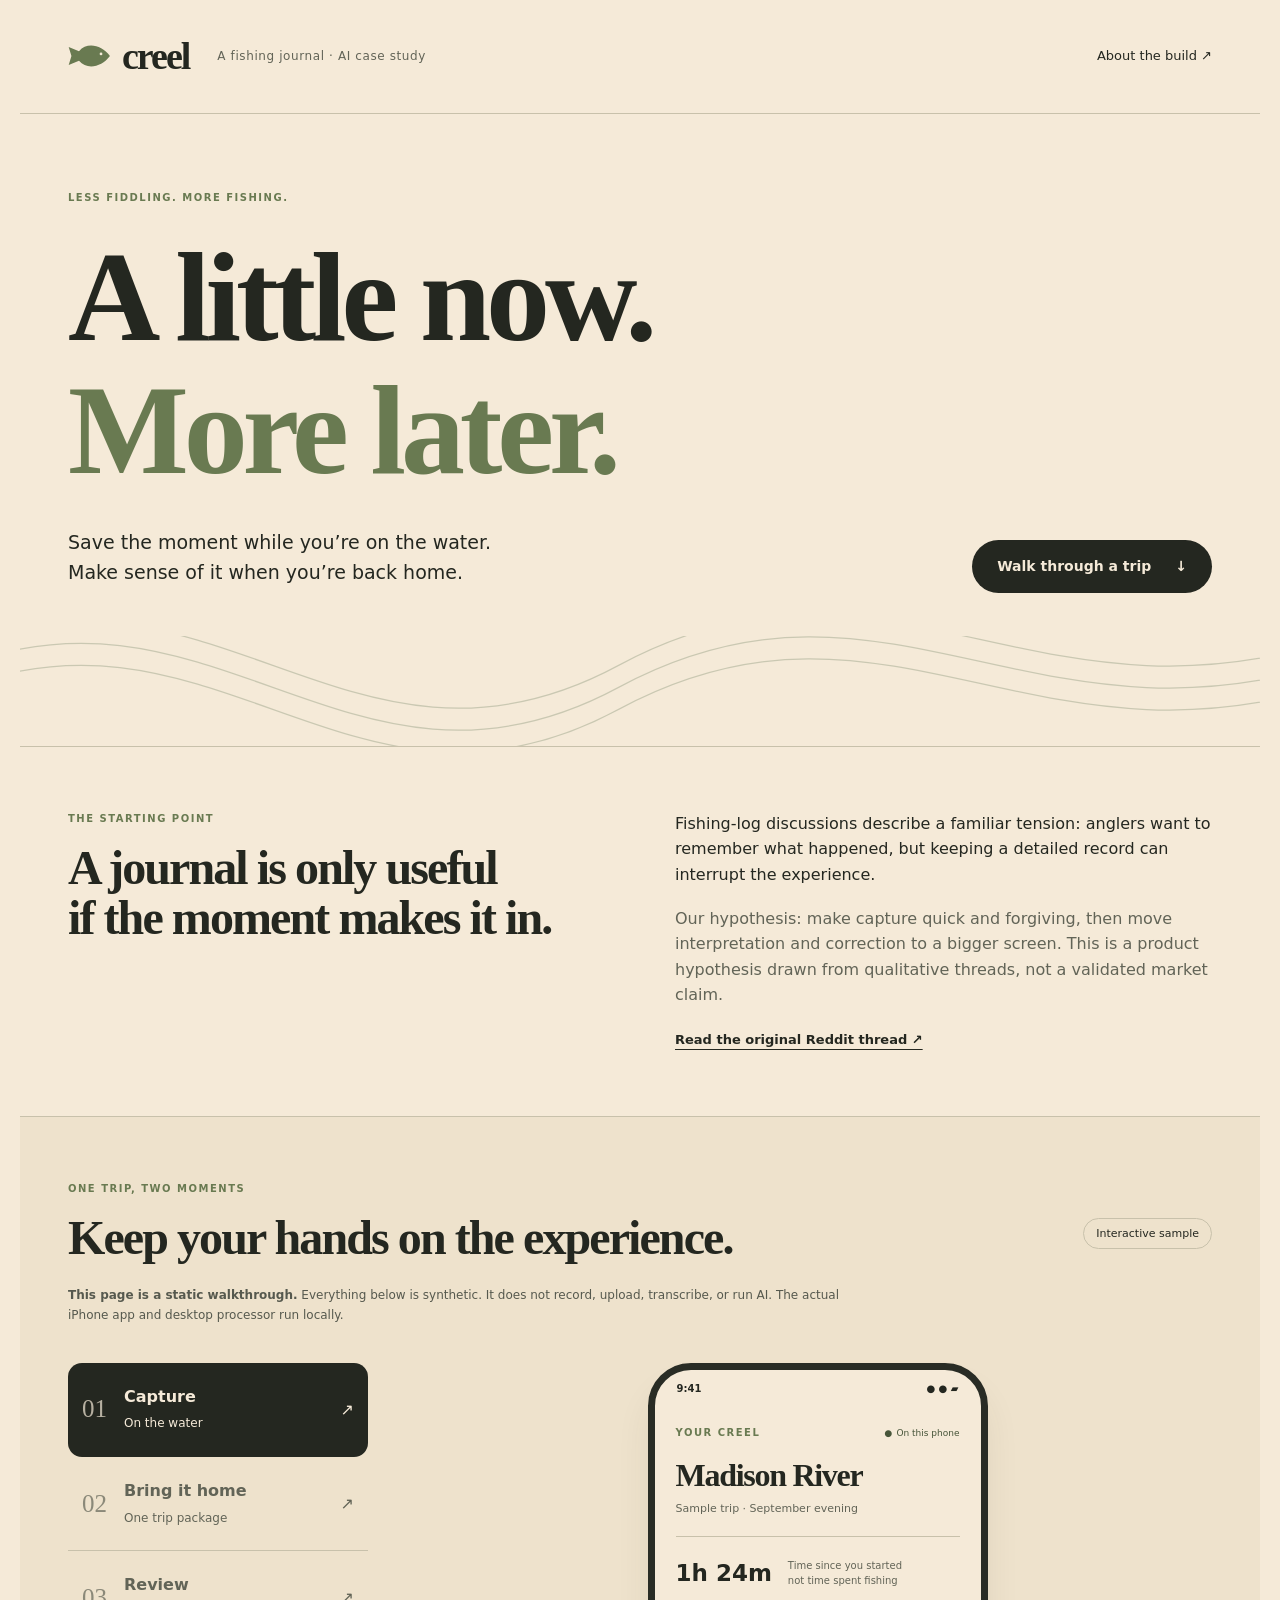
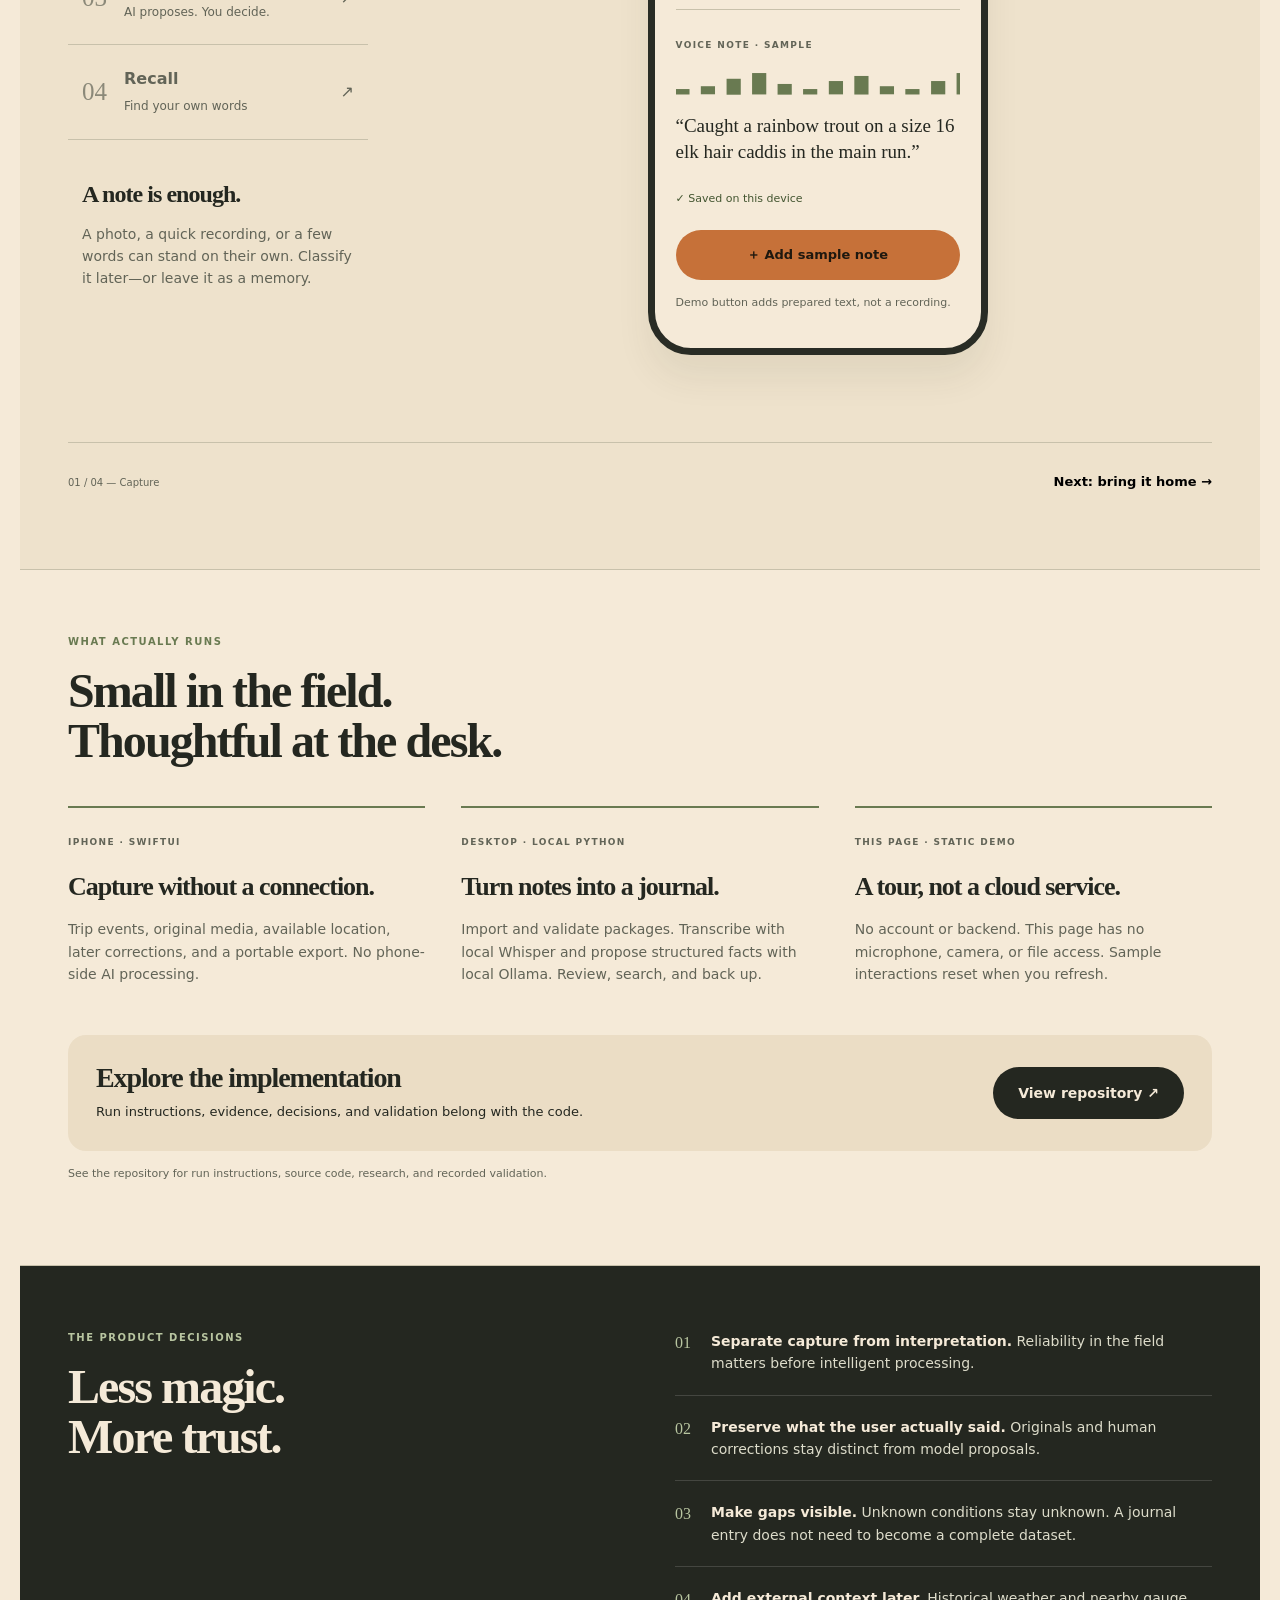
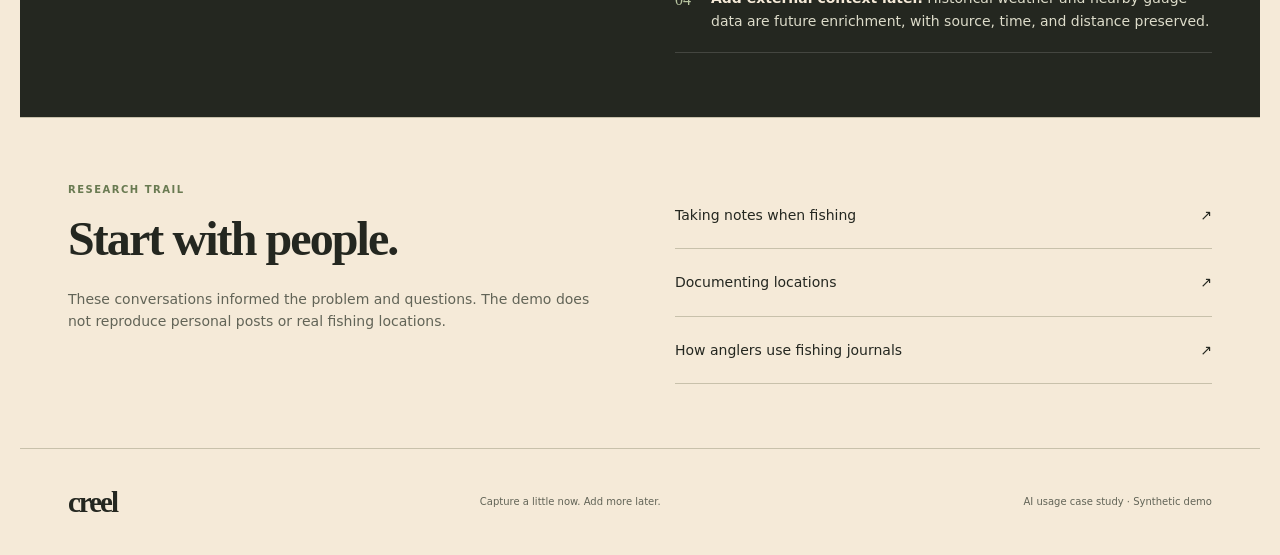
<file: docs/index.html>
<!doctype html>
<html lang="en">
<head><meta charset="utf-8"><meta name="viewport" content="width=device-width,initial-scale=1"><meta name="color-scheme" content="light"><meta name="description" content="Creel: an AI-assisted fishing journal case study. Capture in the field, make sense of it at home."><title>Creel · A little now. More later.</title><link rel="stylesheet" href="style.css"><script src="demo.js" defer></script></head>
<body>
<a class="skip" href="#main">Skip to content</a>
<header class="mast"><a class="brand" href="#" aria-label="Creel home"><svg viewBox="0 0 64 36" aria-hidden="true"><path d="M5 18 1 5l15 6C28-3 49 2 61 18 49 34 28 39 16 25L1 31Z"/><circle cx="48" cy="15" r="2"/></svg>creel</a><span class="edition">A fishing journal · AI case study</span><a class="small-link" href="#build">About the build ↗</a></header>
<main id="main">
<section class="hero"><div class="eyebrow">LESS FIDDLING. MORE FISHING.</div><h1>A little now.<br><em>More later.</em></h1><div class="hero-bottom"><p>Save the moment while you’re on the water.<br>Make sense of it when you’re back home.</p><a class="button dark" href="#demo">Walk through a trip <span aria-hidden="true">↓</span></a></div><div class="river" aria-hidden="true"><svg viewBox="0 0 1200 90" preserveAspectRatio="none"><path d="M-50 30C200-65 330 160 580 42S970 105 1260 18"/><path d="M-50 48C200-47 330 178 580 60S970 123 1260 36"/><path d="M-50 12C200-83 330 142 580 24S970 87 1260 0"/></svg></div></section>
<section class="problem section"><div><div class="eyebrow">THE STARTING POINT</div><h2>A journal is only useful<br>if the moment makes it in.</h2></div><div><p>Fishing-log discussions describe a familiar tension: anglers want to remember what happened, but keeping a detailed record can interrupt the experience.</p><p class="muted">Our hypothesis: make capture quick and forgiving, then move interpretation and correction to a bigger screen. This is a product hypothesis drawn from qualitative threads, not a validated market claim.</p><a class="text-link" href="https://www.reddit.com/r/flyfishing/comments/19cjde8/taking_notes_when_fishing/" target="_blank" rel="noopener noreferrer">Read the original Reddit thread ↗</a></div></section>
<section id="demo" class="demo section"><div class="demo-title"><div><div class="eyebrow">ONE TRIP, TWO MOMENTS</div><h2>Keep your hands on the experience.</h2></div><span class="badge">Interactive sample</span></div><p class="notice"><strong>This page is a static walkthrough.</strong> Everything below is synthetic. It does not record, upload, transcribe, or run AI. The actual iPhone app and desktop processor run locally.</p>
<div class="walkthrough"><nav class="steps" aria-label="Walkthrough steps"><button class="step active" data-step="0" aria-current="step"><span class="number">01</span><span><strong>Capture</strong><small>On the water</small></span><span aria-hidden="true">↗</span></button><button class="step" data-step="1"><span class="number">02</span><span><strong>Bring it home</strong><small>One trip package</small></span><span aria-hidden="true">↗</span></button><button class="step" data-step="2"><span class="number">03</span><span><strong>Review</strong><small>AI proposes. You decide.</small></span><span aria-hidden="true">↗</span></button><button class="step" data-step="3"><span class="number">04</span><span><strong>Recall</strong><small>Find your own words</small></span><span aria-hidden="true">↗</span></button><div class="step-context" id="context"><h3>A note is enough.</h3><p>A photo, a quick recording, or a few words can stand on their own. Classify it later—or leave it as a memory.</p></div></nav>
<div class="stage" aria-live="polite" aria-atomic="false">
<article id="capture" class="panel"><div class="phone"><div class="phone-top"><span>9:41</span><span>● ● ▰</span></div><div class="phone-body"><div class="phone-heading"><span class="eyebrow">YOUR CREEL</span><span class="status-dot">On this phone</span></div><h3>Madison River</h3><p class="muted">Sample trip · September evening</p><div class="time"><strong>1h 24m</strong><span>Time since you started<br>not time spent fishing</span></div><div class="moment"><span class="tag">VOICE NOTE · SAMPLE</span><div class="wave" aria-hidden="true">▂ ▃ ▆ █ ▄ ▂ ▅ ▇ ▃ ▂ ▅ █ ▃ ▅ ▂</div><p>“Caught a rainbow trout on a size 16 elk hair caddis in the main run.”</p><span class="saved">✓ Saved on this device</span></div><div class="phone-actions"><button id="sample-note" class="button orange">＋ Add sample note</button></div><p class="micro">Demo button adds prepared text, not a recording.</p><div id="sample-added" hidden class="added">“The wind picked up after sunset.”<small>Sample note added</small></div></div></div></article>
<article id="transfer" class="panel" hidden><div class="desktop-card package"><span class="tag">MANUAL TRANSFER</span><div class="package-icon" aria-hidden="true">↗</div><h3>A whole trip.<br>One file.</h3><p>Export on your phone. Import on your computer. Your original notes, photos, and audio travel together.</p><div class="file"><span aria-hidden="true">▤</span><div><strong>Evening-on-the-Madison.fishing-trip.zip</strong><small>Illustrative package · not a download</small></div></div><ul class="file-list"><li><code>trip.json</code><span>Trip context</span></li><li><code>events.json</code><span>Moments & revisions</span></li><li><code>media/</code><span>Original audio & photos</span></li><li><code>manifest.json</code><span>Checksums & version</span></li></ul><p class="micro">The real importer checks package integrity. Generating an export does not confirm delivery to another device.</p></div></article>
<article id="review" class="panel" hidden><div class="desktop-card"><div class="desktop-bar"><span class="brand mini">creel</span><span>Desktop journal / Review</span></div><h3>Keep the source.<br>Check the interpretation.</h3><div class="source-note"><span class="tag">ORIGINAL NOTE · SYNTHETIC</span><p>“Caught a <mark>rainbow trout</mark> on a size 16 elk hair caddis in the main run.”</p></div><div class="fact"><div><small>SPECIES</small><strong>Rainbow trout</strong></div><span class="badge" id="fact-status">Proposed</span></div><p class="micro">Source: “rainbow trout” · exact text match<br>A matching quote does not guarantee a correct interpretation.</p><div class="review-actions"><button id="accept" class="button dark">Accept proposal</button><button id="reject" class="button outline">Reject</button></div><div id="review-response" class="review-response" role="status">Try accepting or rejecting this sample fact.</div><div class="rule"><span>Raw record</span><strong>Always retained</strong></div><div class="rule"><span>Model output</span><strong>A proposal, never the original</strong></div></div></article>
<article id="recall" class="panel" hidden><div class="desktop-card"><div class="desktop-bar"><span class="brand mini">creel</span><span>Desktop journal / Search</span></div><h3>Your words.<br>Ready when you need them.</h3><label for="search">Search these two sample notes</label><input id="search" type="search" placeholder="Try caddis, wind, or rainbow" autocomplete="off"><div id="search-results"><div class="search-result" data-text="rainbow trout size 16 elk hair caddis main run"><span class="tag">MADISON RIVER · SAMPLE</span><p>Caught a rainbow trout on a size 16 elk hair caddis in the main run.</p><small>Original note</small></div><div class="search-result" data-text="wind picked up after sunset"><span class="tag">MADISON RIVER · SAMPLE</span><p>The wind picked up after sunset.</p><small>Original note</small></div></div><p id="no-results" hidden>No sample notes match. Try “caddis” or “wind”.</p><p class="micro">This demo searches two prepared notes in memory. The local desktop journal searches imported records and reviewed information.</p></div></article>
</div></div><div class="demo-footer"><span id="step-count">01 / 04 — Capture</span><button id="next" class="text-link">Next: bring it home →</button></div></section>
<section id="build" class="build section"><div class="eyebrow">WHAT ACTUALLY RUNS</div><h2>Small in the field.<br>Thoughtful at the desk.</h2><div class="build-grid"><article><span class="tag">IPHONE · SWIFTUI</span><h3>Capture without a connection.</h3><p>Trip events, original media, available location, later corrections, and a portable export. No phone-side AI processing.</p></article><article><span class="tag">DESKTOP · LOCAL PYTHON</span><h3>Turn notes into a journal.</h3><p>Import and validate packages. Transcribe with local Whisper and propose structured facts with local Ollama. Review, search, and back up.</p></article><article><span class="tag">THIS PAGE · STATIC DEMO</span><h3>A tour, not a cloud service.</h3><p>No account or backend. This page has no microphone, camera, or file access. Sample interactions reset when you refresh.</p></article></div><div class="repo-box"><div><h3>Explore the implementation</h3><p>Run instructions, evidence, decisions, and validation belong with the code.</p></div><a id="repo-link" class="button dark" href="#repository-details">Repository details ↓</a></div><p id="repository-details" class="micro">Repository link pending publication. This source bundle includes <code>creel-ios/README.md</code>, <code>creel-desktop/README.md</code>, and <code>process-log.md</code>. The host can set the repository URL in <code>demo.js</code>.</p></section>
<section class="decisions section"><div><div class="eyebrow">THE PRODUCT DECISIONS</div><h2>Less magic.<br>More trust.</h2></div><div class="decision-list"><div><span>01</span><p><strong>Separate capture from interpretation.</strong> Reliability in the field matters before intelligent processing.</p></div><div><span>02</span><p><strong>Preserve what the user actually said.</strong> Originals and human corrections stay distinct from model proposals.</p></div><div><span>03</span><p><strong>Make gaps visible.</strong> Unknown conditions stay unknown. A journal entry does not need to become a complete dataset.</p></div><div><span>04</span><p><strong>Add external context later.</strong> Historical weather and nearby gauge data are future enrichment, with source, time, and distance preserved.</p></div></div></section>
<section class="sources section"><div><div class="eyebrow">RESEARCH TRAIL</div><h2>Start with people.</h2><p>These conversations informed the problem and questions. The demo does not reproduce personal posts or real fishing locations.</p></div><div class="source-links"><a href="https://www.reddit.com/r/flyfishing/comments/19cjde8/taking_notes_when_fishing/" target="_blank" rel="noopener noreferrer">Taking notes when fishing <span>↗</span></a><a href="https://www.reddit.com/r/flyfishing/comments/1hpvj81/documenting_locations/" target="_blank" rel="noopener noreferrer">Documenting locations <span>↗</span></a><a href="https://www.reddit.com/r/flyfishing/comments/1kg45id/do_you_have_a_fishing_journal_if_so_how_do_you/" target="_blank" rel="noopener noreferrer">How anglers use fishing journals <span>↗</span></a></div></section>
</main><footer><a class="brand" href="#">creel</a><span>Capture a little now. Add more later.</span><span>AI usage case study · Synthetic demo</span></footer>
</body></html>
</file>
<file: docs/style.css>
:root{--paper:#f5ead8;--surface:#ebddc5;--ink:#242720;--muted:#626457;--orange:#c67139;--sage:#697a51;--line:#c8c1ab}*{box-sizing:border-box}html{scroll-behavior:smooth;scroll-padding-top:24px}body{margin:0;background:var(--paper);color:var(--ink);font-family:ui-sans-serif,system-ui,-apple-system,BlinkMacSystemFont,"Segoe UI",sans-serif;line-height:1.6}a{color:inherit}button,input{font:inherit}button,a,input{touch-action:manipulation}button{cursor:pointer}button:focus-visible,a:focus-visible,input:focus-visible{outline:3px solid #a2491e;outline-offset:5px}[hidden]{display:none!important}.skip{position:absolute;left:20px;top:-80px;background:var(--ink);color:white;padding:12px;z-index:10}.skip:focus{top:10px}.mast,main,footer{max-width:1240px;margin:auto}.mast{padding:26px 48px;display:flex;align-items:center;gap:28px;border-bottom:1px solid var(--line)}.brand{font-family:Georgia,serif;font-size:38px;font-weight:900;letter-spacing:-2px;text-decoration:none;display:flex;gap:10px;align-items:center}.brand svg{width:44px;height:28px;fill:var(--sage)}.brand svg circle{fill:var(--paper)}.edition{font-size:12px;letter-spacing:.05em;color:var(--muted);flex:1}.small-link{font-size:13px;text-decoration:none}.hero{padding:76px 48px 0;position:relative;overflow:hidden}.eyebrow,.tag{font-size:10px;font-weight:750;letter-spacing:.15em}.eyebrow{color:var(--sage)}h1,h2,h3{font-family:Georgia,"Times New Roman",serif;line-height:1.04;font-weight:600;letter-spacing:-.04em}h1{font-size:clamp(70px,10vw,132px);margin:25px 0 30px}h1 em{font-style:normal;color:var(--sage)}h2{font-size:clamp(34px,4vw,48px);margin:16px 0 24px}h3{font-size:28px;margin:20px 0 16px}p{margin:0 0 18px}.hero-bottom{display:flex;justify-content:space-between;align-items:center;gap:28px}.hero-bottom p{font-size:19px}.button{border:none;border-radius:50px;display:inline-flex;align-items:center;justify-content:center;gap:24px;padding:15px 25px;font-size:14px;font-weight:650;text-decoration:none;min-height:48px;white-space:nowrap}.dark{background:var(--ink);color:var(--paper)}.orange{background:var(--orange);color:#1e180f}.outline{background:transparent;border:1px solid var(--ink)}.river{height:110px;margin:30px -70px 0}.river svg{width:100%;height:100%;fill:none;stroke:#8b977b;stroke-width:1;opacity:.4}.section{padding:64px 48px;border-top:1px solid var(--line)}.problem,.decisions,.sources{display:grid;grid-template-columns:1fr 1fr;gap:70px}.muted{color:var(--muted)}.text-link{font-weight:650;font-size:13px;text-underline-offset:5px;background:none;border:none;padding:8px 0;min-height:44px}.demo{background:#eee2cc}.demo-title{display:flex;justify-content:space-between;align-items:center;gap:20px}.badge{padding:6px 12px;border:1px solid var(--line);border-radius:40px;font-size:11px;white-space:nowrap}.notice{font-size:12px;color:#56594e;max-width:780px}.walkthrough{display:grid;grid-template-columns:300px minmax(0,1fr);gap:55px;margin-top:38px;min-height:655px}.step{width:100%;display:flex;gap:17px;align-items:center;border:0;border-bottom:1px solid var(--line);background:transparent;text-align:left;padding:21px 14px;color:var(--muted)}.step.active{background:var(--ink);color:var(--paper);border-radius:14px;border-color:transparent}.number{font-family:Georgia,serif;font-size:25px;opacity:.7}.step strong{font-size:16px;display:block}.step small{font-size:12px}.step>span:nth-child(2){flex:1}.step-context{padding:22px 14px}.step-context h3{font-size:24px}.step-context p{font-size:14px;color:var(--muted)}.stage{display:grid;place-items:start center;min-width:0}.panel{width:100%;display:grid;place-items:start center}.phone{width:340px;border:7px solid #292c25;border-radius:43px;background:var(--paper);box-shadow:0 24px 35px #33371e12;overflow:hidden}.phone-top{display:flex;justify-content:space-between;padding:11px 22px 5px;font-size:10px;font-weight:700}.phone-body{padding:23px 21px 18px}.phone-heading{display:flex;justify-content:space-between;align-items:center;gap:10px}.status-dot{font-size:9px;color:#475539}.status-dot:before{content:'●';margin-right:4px}.phone h3{font-size:32px;margin:18px 0 8px}.phone .muted{font-size:11px}.time{border-block:1px solid var(--line);padding:18px 0;display:flex;align-items:center;gap:16px}.time strong{font-size:23px}.time span{font-size:10px;line-height:1.5;color:var(--muted)}.moment{padding:20px 0}.tag{color:var(--muted);font-size:9px}.wave{letter-spacing:3px;color:var(--sage);font-size:18px;white-space:nowrap;overflow:hidden;margin:14px 0}.moment p{font-family:Georgia,serif;font-size:19px;line-height:1.4}.saved{font-size:11px;color:#435530}.phone-actions .button{width:100%;font-size:13px}.micro{font-size:11px;color:var(--muted);line-height:1.6;margin-top:14px;overflow-wrap:anywhere}.added{padding:10px 12px;background:var(--surface);font-size:12px;border-radius:10px}.added small{display:block;color:var(--sage);margin-top:5px}.desktop-card{background:var(--paper);border:1px solid var(--line);border-radius:23px;padding:28px;width:100%;max-width:520px;box-shadow:0 20px 40px #33371e0a}.desktop-card h3{font-size:35px}.desktop-bar{display:flex;align-items:center;justify-content:space-between;gap:15px;padding-bottom:18px;border-bottom:1px solid var(--line);font-size:10px;color:var(--muted)}.mini{font-size:28px;color:var(--ink)}.package-icon{width:65px;height:65px;display:grid;place-items:center;background:var(--surface);border-radius:18px;font-size:38px;color:var(--sage);margin:28px 0}.package p{font-size:14px}.file{display:flex;align-items:center;gap:14px;background:var(--surface);padding:15px;border-radius:12px;margin-top:22px}.file>span{font-size:27px}.file strong{font-size:11px;overflow-wrap:anywhere}.file small{display:block;font-size:10px;color:var(--muted)}.file-list{list-style:none;padding:0}.file-list li,.rule{display:flex;justify-content:space-between;gap:20px;font-size:11px;padding:12px 0;border-bottom:1px solid var(--line)}.file-list span{color:var(--muted)}.source-note{background:var(--surface);padding:18px;border-radius:13px}.source-note p{font-family:Georgia,serif;font-size:19px;line-height:1.5;margin:12px 0 0}mark{background:#c6d0b3;color:inherit;padding:2px}.fact{display:flex;align-items:center;justify-content:space-between;margin-top:20px}.fact small{display:block;font-size:9px;letter-spacing:.1em;color:var(--muted)}.fact strong{font-size:20px}.review-actions{display:flex;gap:10px;margin:18px 0}.review-actions .button{font-size:12px;padding:12px 20px}.review-response{font-size:11px;min-height:42px;color:var(--sage)}label{font-size:12px;display:block;margin:20px 0 7px}input{width:100%;border:1px solid #777d6a;border-radius:10px;padding:13px;background:#fbf4e8;color:var(--ink)}.search-result{padding:22px 0;border-bottom:1px solid var(--line)}.search-result p{font-size:15px;margin:10px 0}.search-result small{font-size:10px;color:var(--muted)}#no-results{font-size:14px;margin-top:25px}.demo-footer{display:flex;align-items:center;justify-content:space-between;border-top:1px solid var(--line);padding-top:18px;margin-top:24px;font-size:10px;color:var(--muted)}.build-grid{display:grid;grid-template-columns:repeat(3,1fr);gap:36px;margin-top:40px}.build-grid article{border-top:2px solid var(--sage);padding-top:19px}.build-grid h3{font-size:26px;line-height:1.15}.build-grid p{font-size:14px;color:var(--muted)}.repo-box{display:flex;align-items:center;justify-content:space-between;gap:24px;background:var(--surface);border-radius:18px;padding:28px;margin-top:32px}.repo-box h3{margin:0 0 10px}.repo-box p{font-size:13px;margin:0}.decisions{background:var(--ink);color:var(--paper)}.decisions .eyebrow{color:#b8c5a0}.decision-list>div{display:flex;gap:20px;border-bottom:1px solid #ffffff25;padding:20px 0}.decision-list>div:first-child{padding-top:0}.decision-list span{font-family:Georgia,serif;color:#b8c5a0}.decision-list p{font-size:14px;margin:0;color:#dddcca}.decision-list strong{color:var(--paper)}.sources p{font-size:14px;color:var(--muted)}.source-links a{display:flex;justify-content:space-between;align-items:center;gap:18px;border-bottom:1px solid var(--line);padding:22px 0;text-decoration:none;font-size:14px}.source-links a:hover{text-decoration:underline}footer{padding:30px 48px;display:flex;justify-content:space-between;align-items:center;gap:25px;border-top:1px solid var(--line);font-size:10px;color:var(--muted)}footer .brand{color:var(--ink);font-size:29px}@media(max-width:800px){.mast,.section,footer{padding:28px 24px}.hero{padding:48px 24px 0}.edition{display:none}.mast{justify-content:space-between}.hero-bottom{align-items:start;flex-direction:column}.hero-bottom p{font-size:17px}.problem,.decisions,.sources{grid-template-columns:1fr;gap:20px}.walkthrough{grid-template-columns:1fr;gap:24px;min-height:0}.steps{display:grid;grid-template-columns:1fr 1fr;gap:7px}.step{padding:13px;gap:9px;border:1px solid var(--line);border-radius:12px}.step strong{font-size:13px}.step small{font-size:10px}.step>span:last-child{display:none}.number{font-size:20px}.step-context{grid-column:1/-1;padding:0}.step-context h3{margin:14px 0 10px}.step-context p{margin:0}.stage{min-height:605px}.demo-title{align-items:start}.demo-title .badge{display:none}.build-grid{grid-template-columns:1fr;gap:22px}.build-grid h3{margin:12px 0}.repo-box{flex-direction:column;align-items:start;padding:23px}footer{flex-wrap:wrap}.phone{max-width:100%}.desktop-card{padding:22px}.desktop-card h3{font-size:32px}.review-actions{flex-wrap:wrap}}@media(prefers-reduced-motion:reduce){html{scroll-behavior:auto}}
</file>
